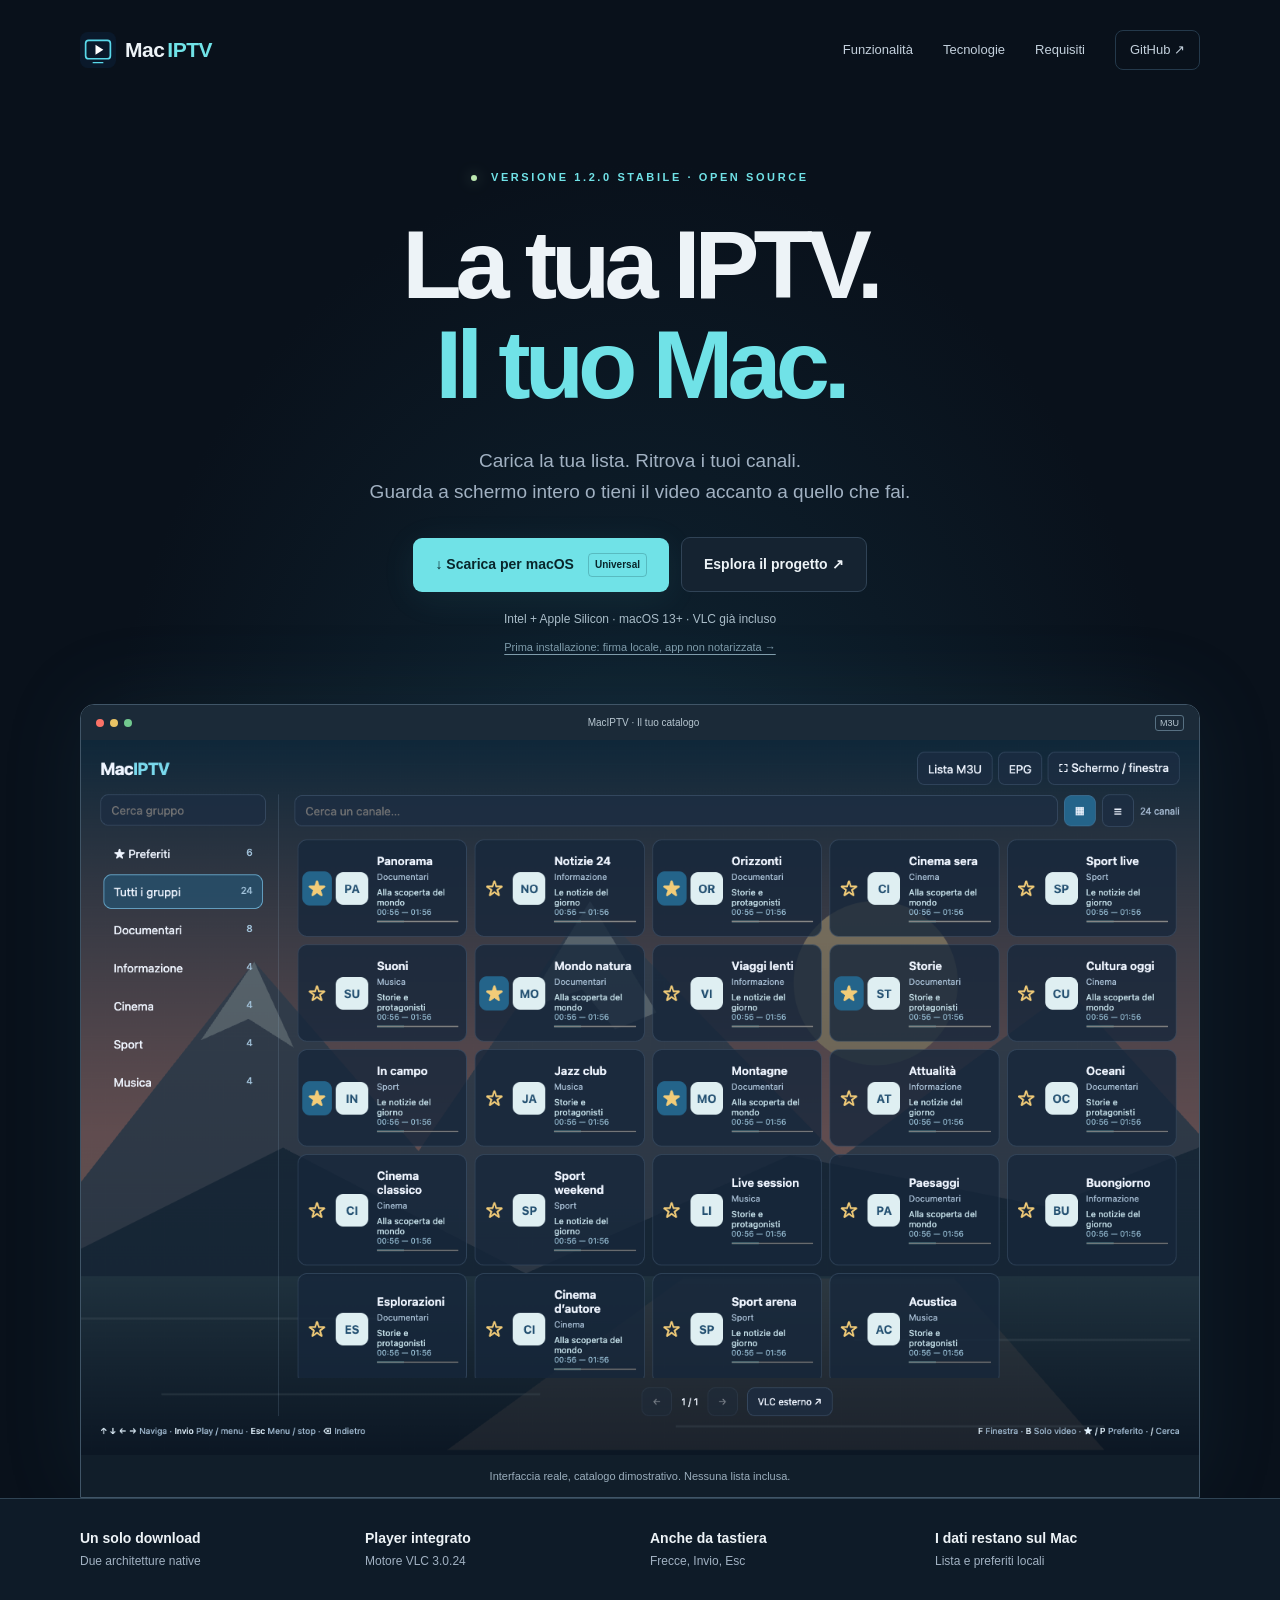
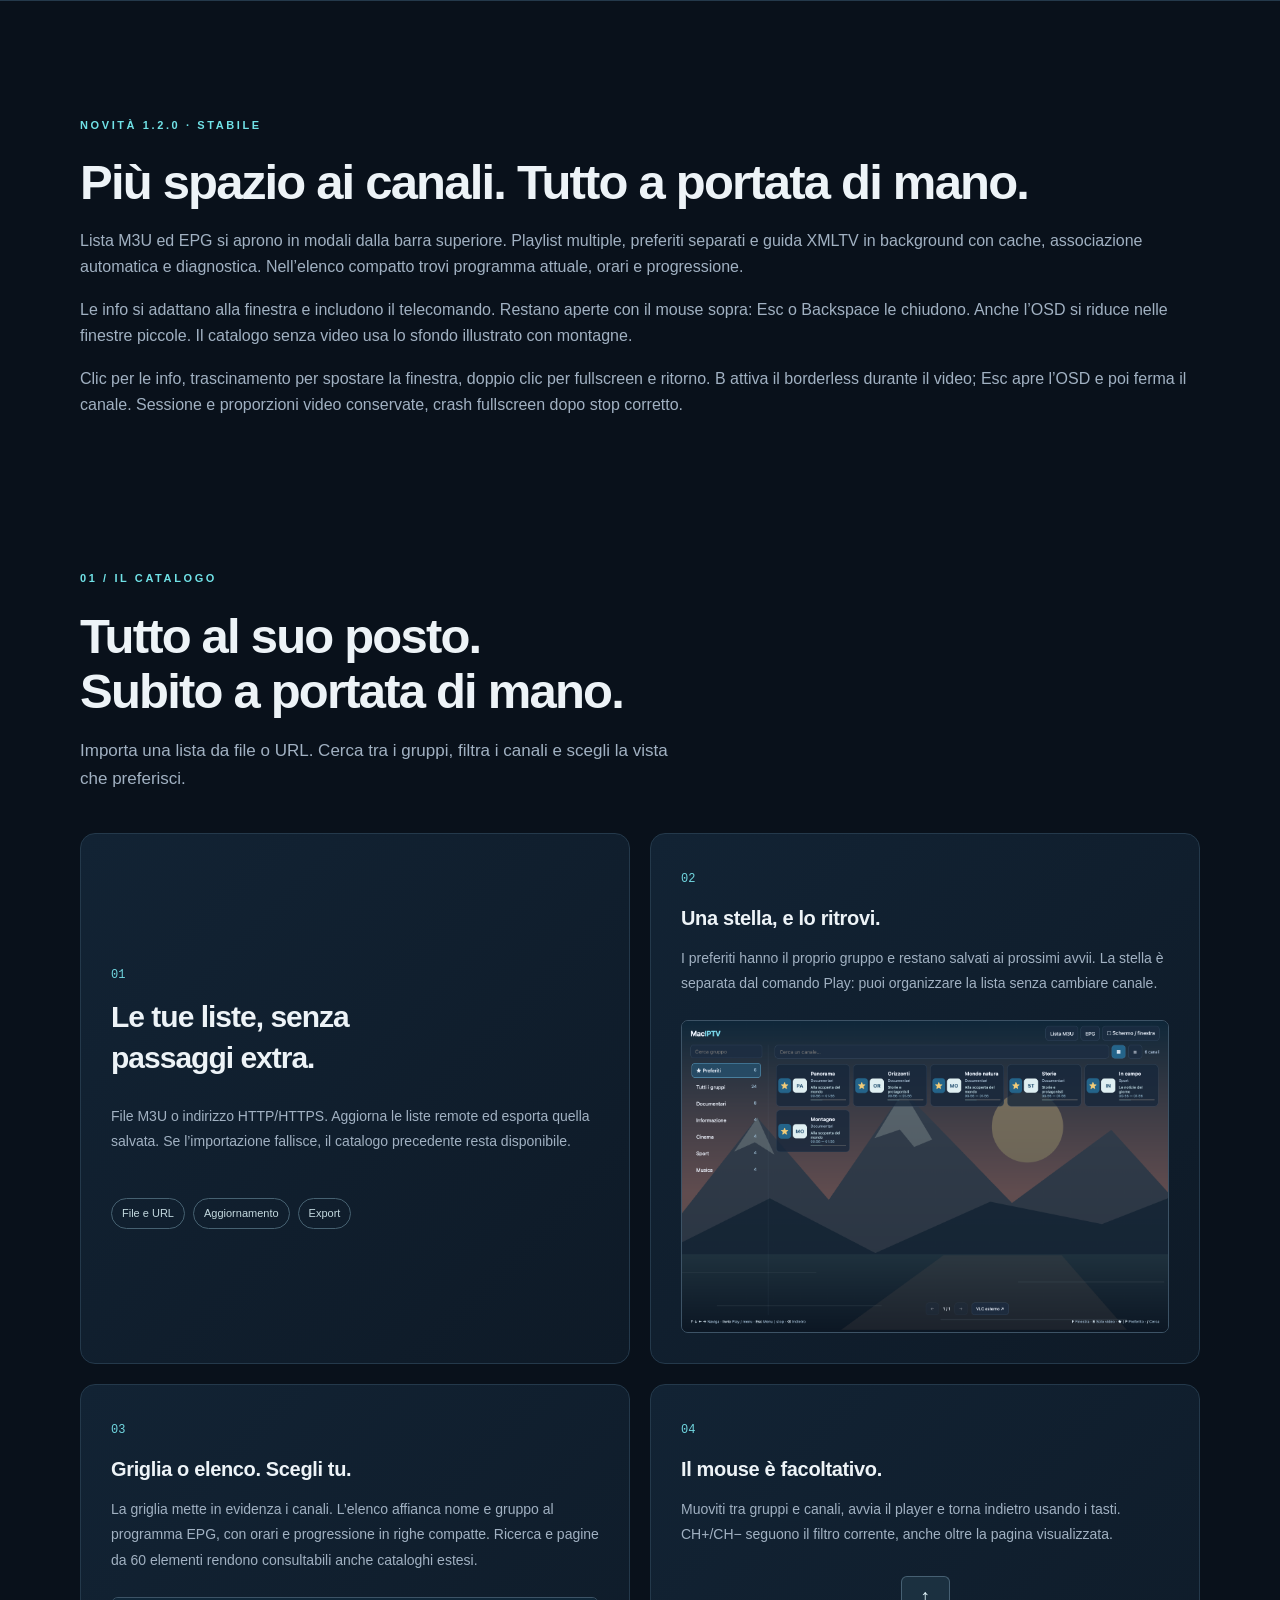
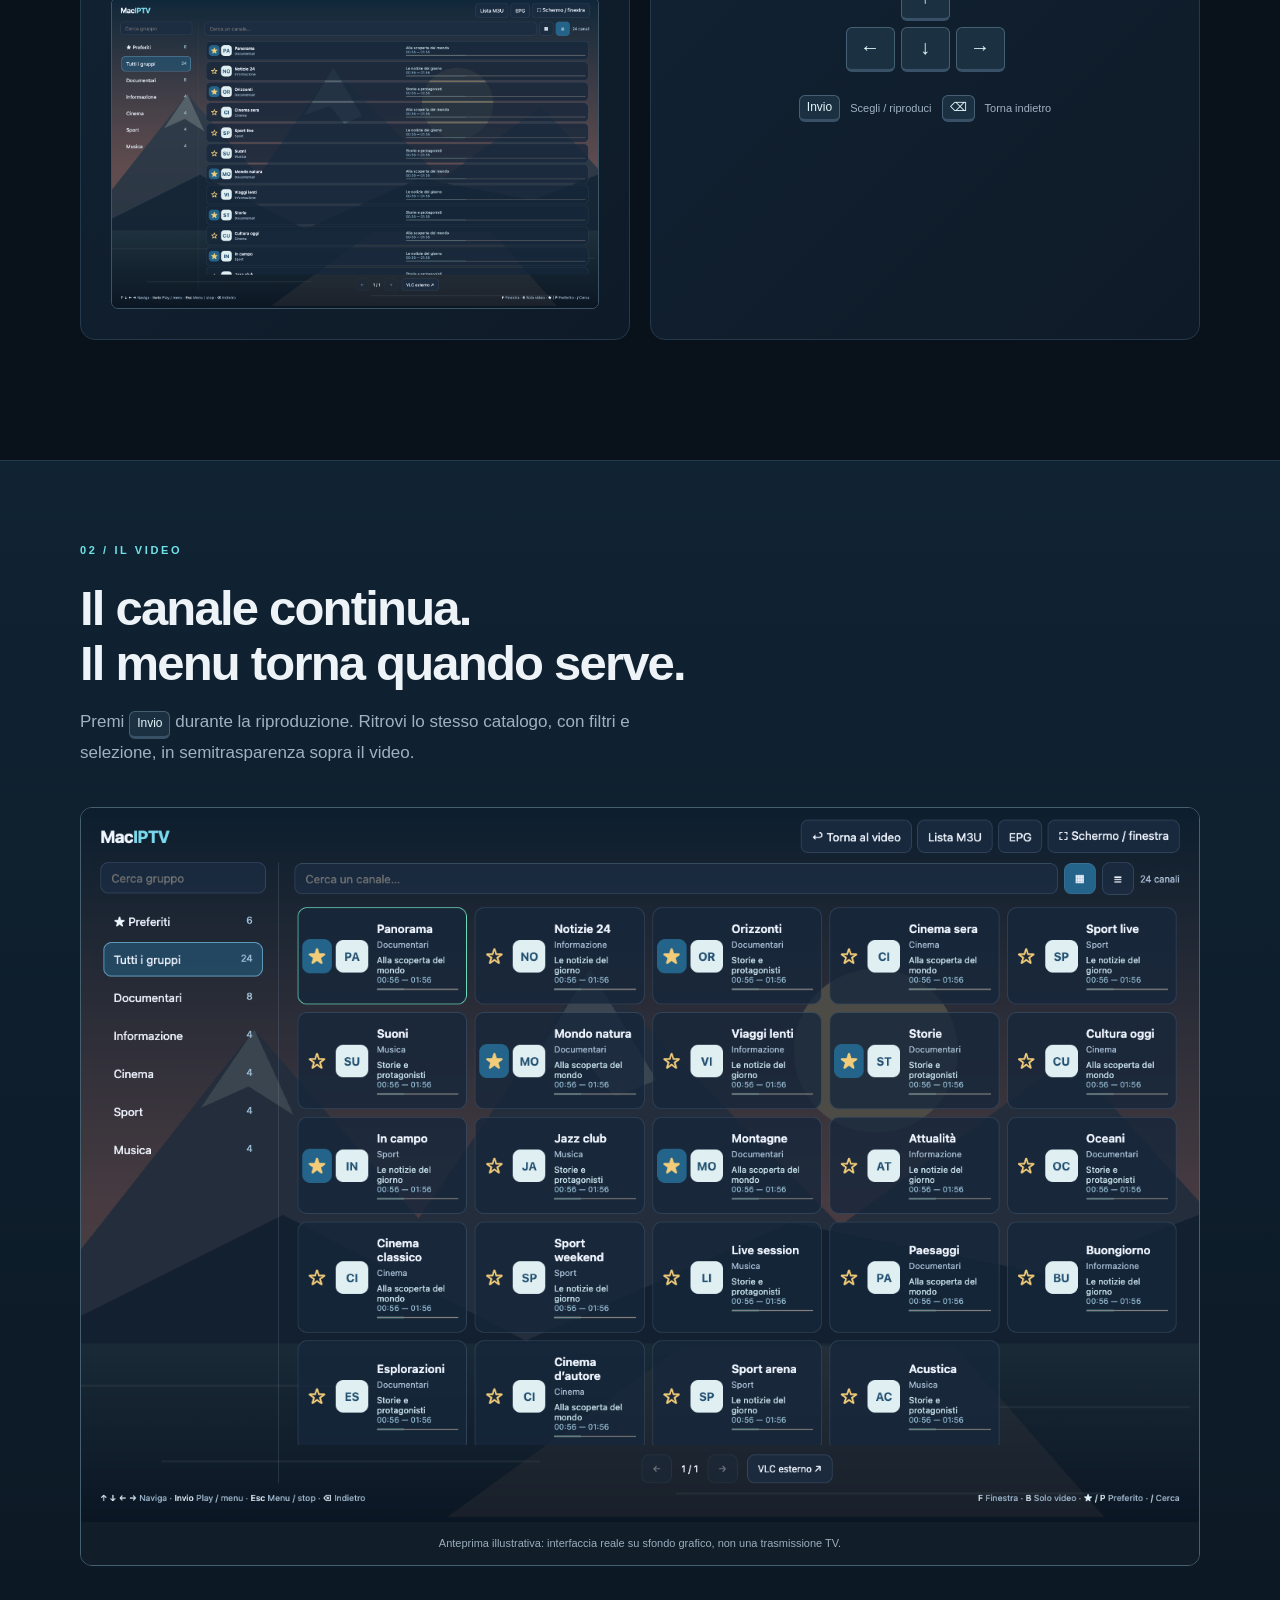
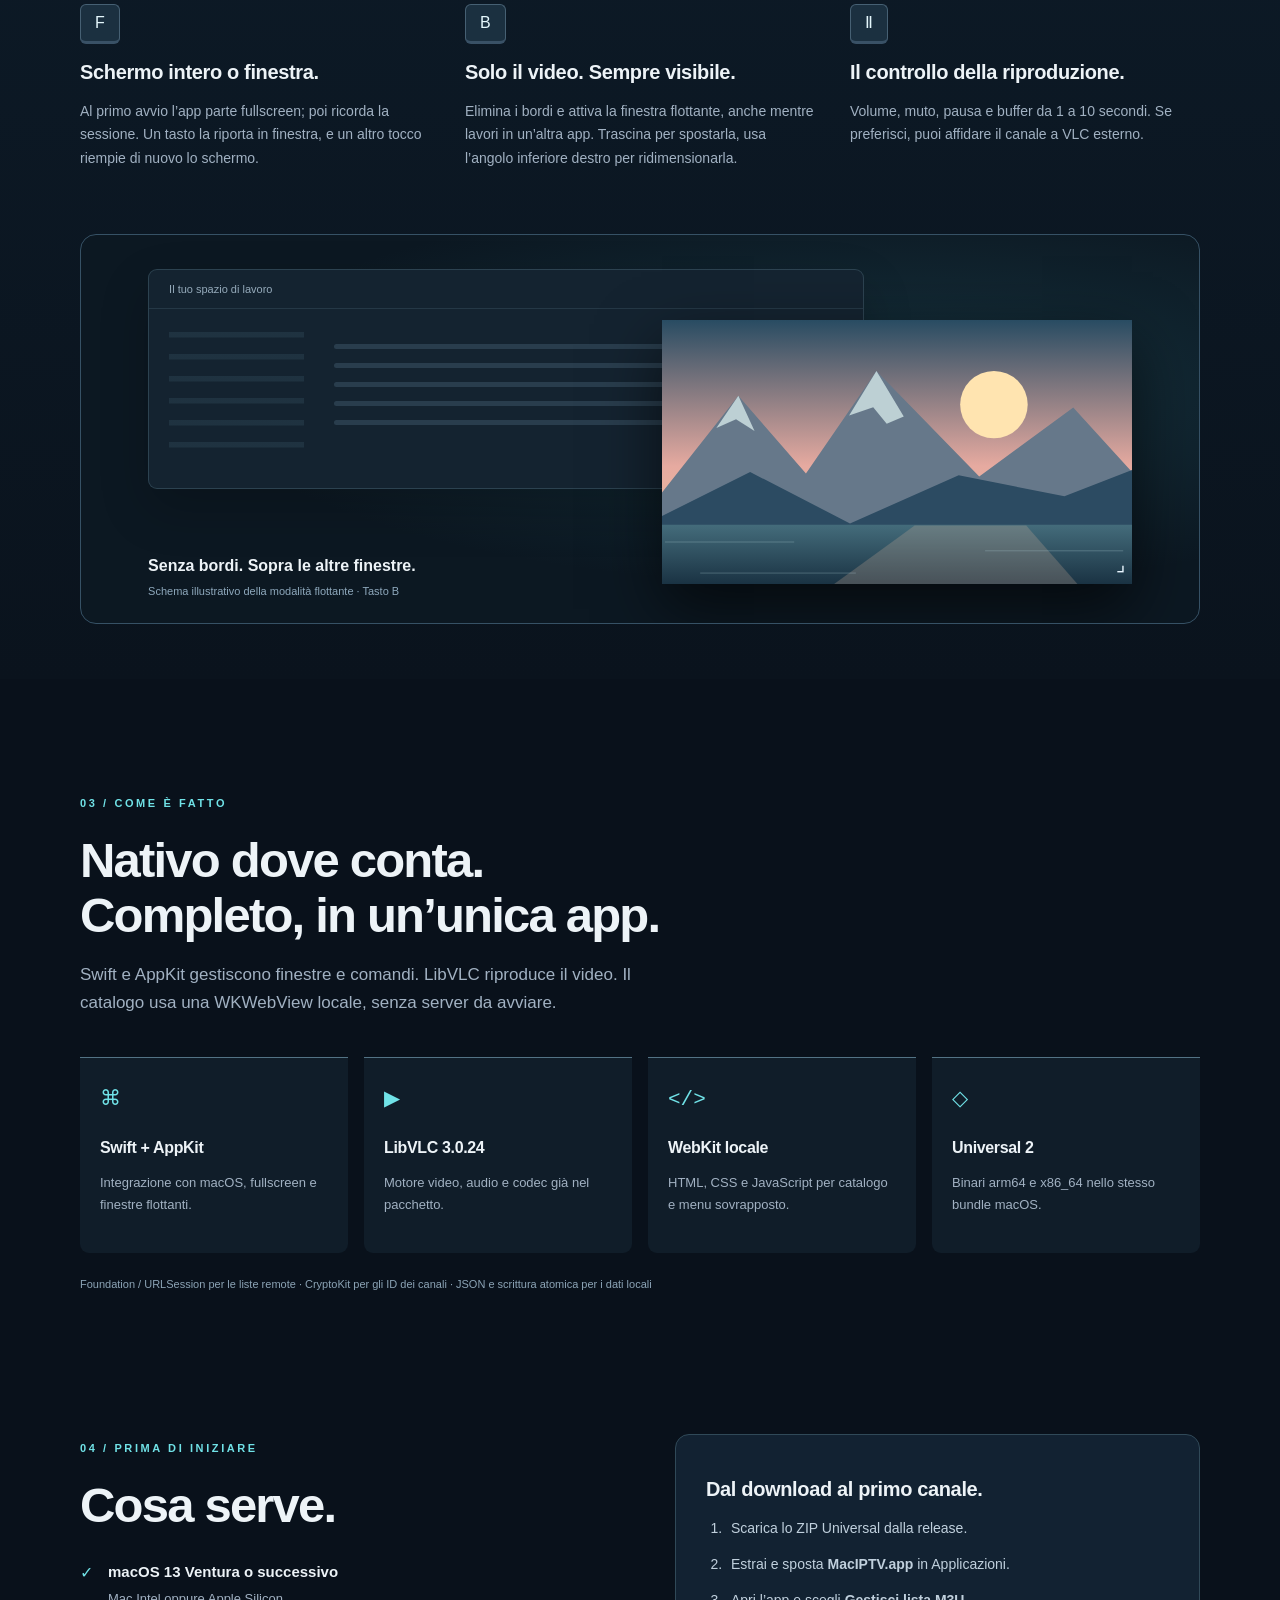
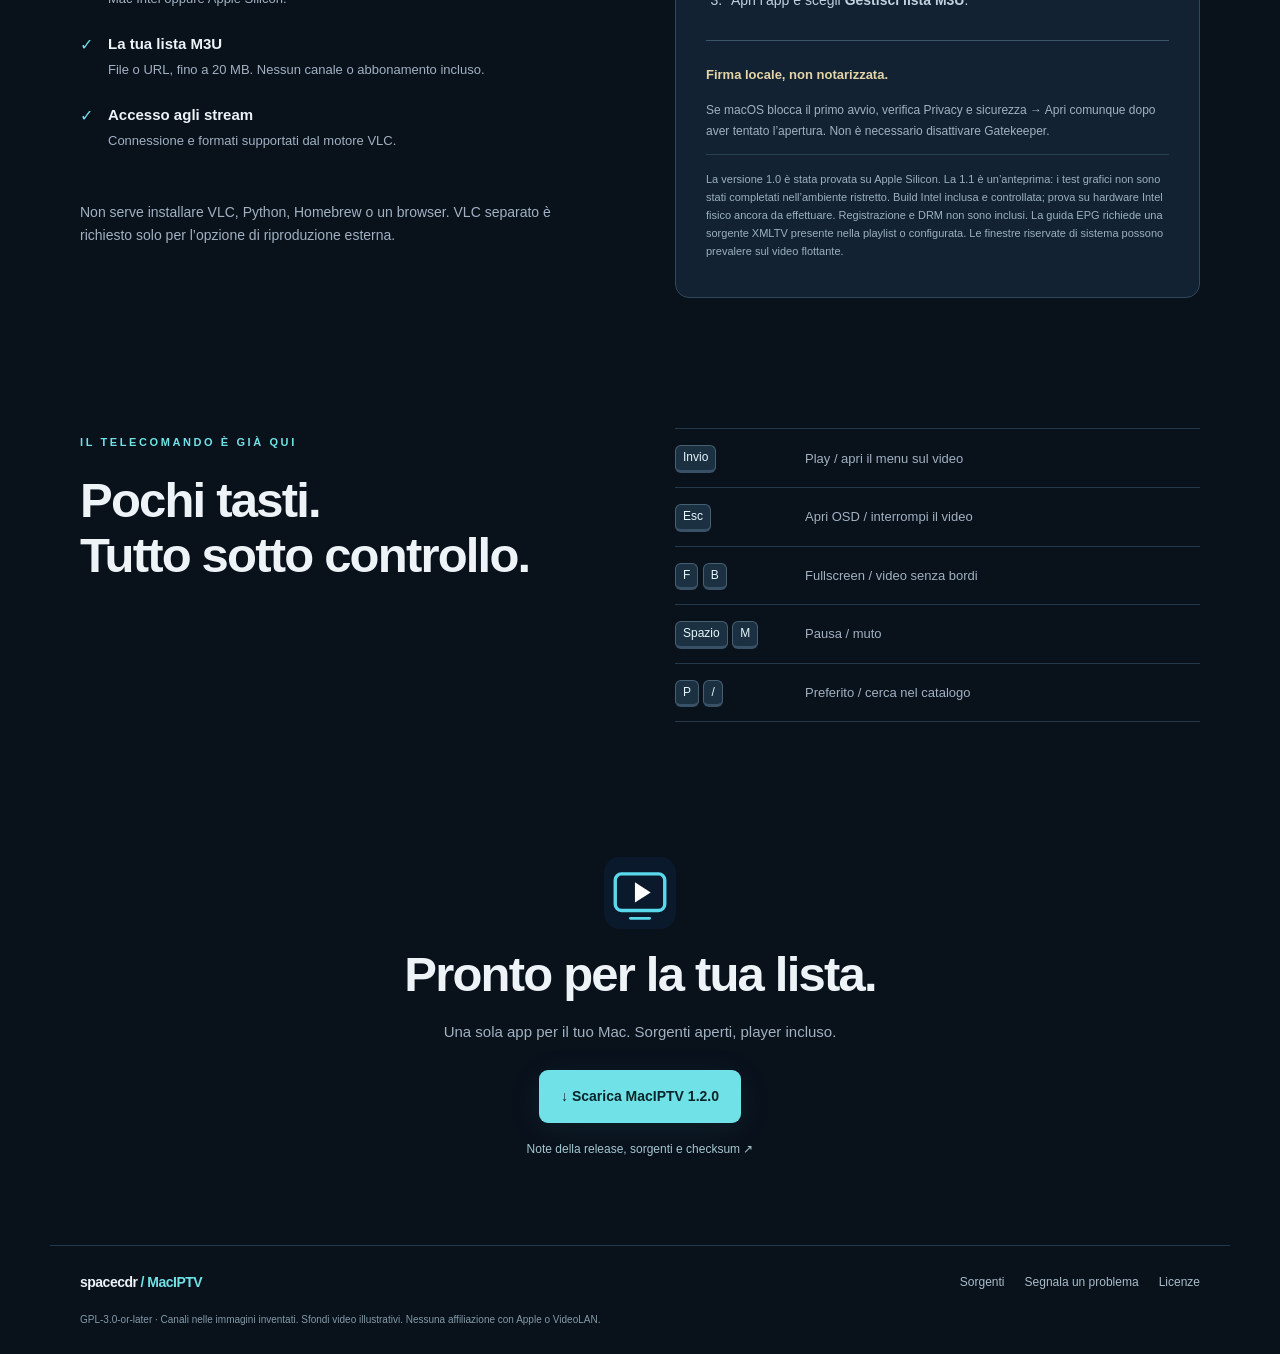
<file: docs/index.html>
<!doctype html>
<html lang="it"><head><meta charset="utf-8"><meta name="viewport" content="width=device-width,initial-scale=1"><title>MacIPTV — La tua IPTV, sul Mac.</title><meta name="description" content="Player IPTV standalone per Mac Intel e Apple Silicon. Liste M3U, gruppi, preferiti, menu sul video e finestra sempre in primo piano. Download Universal gratuito."><meta property="og:title" content="MacIPTV — La tua IPTV, sul Mac."><meta property="og:description" content="Carica la tua lista. Scegli un canale. Guarda come vuoi. Un’unica app per Intel e Apple Silicon."><meta property="og:image" content="https://spacecdr.github.io/MacIPTV/assets/catalogo.png"><meta property="og:url" content="https://spacecdr.github.io/MacIPTV/"><meta name="theme-color" content="#09111b"><link rel="icon" href="assets/icon.svg" type="image/svg+xml"><link rel="stylesheet" href="style.css"></head>
<body><a class="skip" href="#main">Vai al contenuto</a><header class="nav wrap"><a href="#" class="wordmark"><img src="assets/icon.svg" width="36" height="36" alt="">Mac<span>IPTV</span></a><nav aria-label="Navigazione principale"><a href="#funzioni">Funzionalità</a><a href="#tecnologie">Tecnologie</a><a href="#requisiti">Requisiti</a><a href="https://github.com/spacecdr/MacIPTV" class="github">GitHub ↗</a></nav></header>
<main id="main"><section class="hero wrap"><div class="eyebrow"><span class="dot"></span> VERSIONE 1.2.0 STABILE · OPEN SOURCE</div><h1>La tua IPTV.<br><span>Il tuo Mac.</span></h1><p class="lead">Carica la tua lista. Ritrova i tuoi canali.<br>Guarda a schermo intero o tieni il video accanto a quello che fai.</p><div class="actions"><a class="button primary" href="https://github.com/spacecdr/MacIPTV/releases/latest/download/MacIPTV-universal.zip">↓ Scarica per macOS <span>Universal</span></a><a class="button secondary" href="https://github.com/spacecdr/MacIPTV">Esplora il progetto ↗</a></div><p class="download-note">Intel + Apple Silicon · macOS 13+ · VLC già incluso</p><a class="small-note" href="#installazione">Prima installazione: firma locale, app non notarizzata →</a><figure class="hero-shot"><div class="window-bar"><span class="lights"><i></i><i></i><i></i></span><span>MacIPTV · Il tuo catalogo</span><span class="window-badge">M3U</span></div><a href="assets/catalogo.png" aria-label="Apri lo screenshot del catalogo"><img src="assets/catalogo.png" width="1440" height="920" alt="Catalogo MacIPTV in griglia con gruppi a sinistra, ricerca e stelle dei preferiti" fetchpriority="high"></a><figcaption>Interfaccia reale, catalogo dimostrativo. Nessuna lista inclusa.</figcaption></figure></section>
<div class="strip"><div class="wrap strip-grid"><span><b>Un solo download</b>Due architetture native</span><span><b>Player integrato</b>Motore VLC 3.0.24</span><span><b>Anche da tastiera</b>Frecce, Invio, Esc</span><span><b>I dati restano sul Mac</b>Lista e preferiti locali</span></div></div>
<section class="wrap section"><span class="eyebrow">NOVITÀ 1.2.0 · STABILE</span><h2>Più spazio ai canali. Tutto a portata di mano.</h2><p>Lista M3U ed EPG si aprono in modali dalla barra superiore. Playlist multiple, preferiti separati e guida XMLTV in background con cache, associazione automatica e diagnostica. Nell’elenco compatto trovi programma attuale, orari e progressione.</p><p>Le info si adattano alla finestra e includono il telecomando. Restano aperte con il mouse sopra: Esc o Backspace le chiudono. Anche l’OSD si riduce nelle finestre piccole. Il catalogo senza video usa lo sfondo illustrato con montagne.</p><p>Clic per le info, trascinamento per spostare la finestra, doppio clic per fullscreen e ritorno. B attiva il borderless durante il video; Esc apre l’OSD e poi ferma il canale. Sessione e proporzioni video conservate, crash fullscreen dopo stop corretto.</p></section><section class="wrap section" id="funzioni"><div class="section-intro"><span class="eyebrow">01 / IL CATALOGO</span><h2>Tutto al suo posto.<br>Subito a portata di mano.</h2><p>Importa una lista da file o URL. Cerca tra i gruppi, filtra i canali e scegli la vista che preferisci.</p></div><div class="feature-grid"><article class="feature"><span class="feature-number">01</span><h3>Le tue liste, senza passaggi extra.</h3><p>File M3U o indirizzo HTTP/HTTPS. Aggiorna le liste remote ed esporta quella salvata. Se l’importazione fallisce, il catalogo precedente resta disponibile.</p><div class="pills"><span>File e URL</span><span>Aggiornamento</span><span>Export</span></div></article><article class="feature"><span class="feature-number">02</span><h3>Una stella, e lo ritrovi.</h3><p>I preferiti hanno il proprio gruppo e restano salvati ai prossimi avvii. La stella è separata dal comando Play: puoi organizzare la lista senza cambiare canale.</p><a href="assets/preferiti.png"><img loading="lazy" src="assets/preferiti.png" width="1440" height="920" alt="Gruppo Preferiti con sei canali dimostrativi e stelle attive"></a></article><article class="feature"><span class="feature-number">03</span><h3>Griglia o elenco. Scegli tu.</h3><p>La griglia mette in evidenza i canali. L’elenco affianca nome e gruppo al programma EPG, con orari e progressione in righe compatte. Ricerca e pagine da 60 elementi rendono consultabili anche cataloghi estesi.</p><a href="assets/elenco.png"><img loading="lazy" src="assets/elenco.png" width="1440" height="920" alt="Vista elenco con nome del canale, gruppo e URL dimostrativo"></a></article><article class="feature keyboard-card"><span class="feature-number">04</span><h3>Il mouse è facoltativo.</h3><p>Muoviti tra gruppi e canali, avvia il player e torna indietro usando i tasti. CH+/CH− seguono il filtro corrente, anche oltre la pagina visualizzata.</p><div class="arrow-keys" aria-hidden="true"><kbd>↑</kbd><div><kbd>←</kbd><kbd>↓</kbd><kbd>→</kbd></div></div><div class="key-pair"><kbd>Invio</kbd><span>Scegli / riproduci</span><kbd>⌫</kbd><span>Torna indietro</span></div></article></div></section>
<section class="cinema section" id="video"><div class="wrap"><div class="section-intro"><span class="eyebrow">02 / IL VIDEO</span><h2>Il canale continua.<br>Il menu torna quando serve.</h2><p>Premi <kbd>Invio</kbd> durante la riproduzione. Ritrovi lo stesso catalogo, con filtri e selezione, in semitrasparenza sopra il video.</p></div><figure class="wide-shot"><a href="assets/menu-video.png"><img loading="lazy" src="assets/menu-video.png" width="1440" height="920" alt="Anteprima illustrativa del catalogo semitrasparente sopra un paesaggio grafico dimostrativo"></a><figcaption>Anteprima illustrativa: interfaccia reale su sfondo grafico, non una trasmissione TV.</figcaption></figure><div class="video-features"><article><kbd>F</kbd><h3>Schermo intero o finestra.</h3><p>Al primo avvio l’app parte fullscreen; poi ricorda la sessione. Un tasto la riporta in finestra, e un altro tocco riempie di nuovo lo schermo.</p></article><article><kbd>B</kbd><h3>Solo il video. Sempre visibile.</h3><p>Elimina i bordi e attiva la finestra flottante, anche mentre lavori in un’altra app. Trascina per spostarla, usa l’angolo inferiore destro per ridimensionarla.</p></article><article><kbd>Ⅱ</kbd><h3>Il controllo della riproduzione.</h3><p>Volume, muto, pausa e buffer da 1 a 10 secondi. Se preferisci, puoi affidare il canale a VLC esterno.</p></article></div><div class="floating-demo" role="img" aria-label="Schema illustrativo: finestra video senza bordi sopra una finestra di lavoro"><div class="work-window"><div class="work-top">Il tuo spazio di lavoro</div><div class="work-body"><div class="work-sidebar"></div><div class="work-lines"><i></i><i></i><i></i><i></i><i></i></div></div></div><div class="floating-video"><img src="assets/panorama.svg" alt="" loading="lazy"><span class="resize-mark">⌟</span></div><div class="floating-label"><b>Senza bordi. Sopra le altre finestre.</b><span>Schema illustrativo della modalità flottante · Tasto B</span></div></div></div></section>
<section class="wrap section" id="tecnologie"><div class="section-intro"><span class="eyebrow">03 / COME È FATTO</span><h2>Nativo dove conta.<br>Completo, in un’unica app.</h2><p>Swift e AppKit gestiscono finestre e comandi. LibVLC riproduce il video. Il catalogo usa una WKWebView locale, senza server da avviare.</p></div><div class="tech-grid"><article><span class="tech-icon">⌘</span><h3>Swift + AppKit</h3><p>Integrazione con macOS, fullscreen e finestre flottanti.</p></article><article><span class="tech-icon">▶</span><h3>LibVLC 3.0.24</h3><p>Motore video, audio e codec già nel pacchetto.</p></article><article><span class="tech-icon">&lt;/&gt;</span><h3>WebKit locale</h3><p>HTML, CSS e JavaScript per catalogo e menu sovrapposto.</p></article><article><span class="tech-icon">◇</span><h3>Universal 2</h3><p>Binari arm64 e x86_64 nello stesso bundle macOS.</p></article></div><p class="tech-foot">Foundation / URLSession per le liste remote · CryptoKit per gli ID dei canali · JSON e scrittura atomica per i dati locali</p></section>
<section class="wrap section requirements" id="requisiti"><div><span class="eyebrow">04 / PRIMA DI INIZIARE</span><h2>Cosa serve.</h2><ul class="checklist"><li><b>macOS 13 Ventura o successivo</b><span>Mac Intel oppure Apple Silicon.</span></li><li><b>La tua lista M3U</b><span>File o URL, fino a 20 MB. Nessun canale o abbonamento incluso.</span></li><li><b>Accesso agli stream</b><span>Connessione e formati supportati dal motore VLC.</span></li></ul><p>Non serve installare VLC, Python, Homebrew o un browser. VLC separato è richiesto solo per l’opzione di riproduzione esterna.</p></div><div class="install" id="installazione"><h3>Dal download al primo canale.</h3><ol><li>Scarica lo ZIP Universal dalla release.</li><li>Estrai e sposta <b>MacIPTV.app</b> in Applicazioni.</li><li>Apri l’app e scegli <b>Gestisci lista M3U</b>.</li></ol><div class="notice"><b>Firma locale, non notarizzata.</b><p>Se macOS blocca il primo avvio, verifica Privacy e sicurezza → Apri comunque dopo aver tentato l’apertura. Non è necessario disattivare Gatekeeper.</p></div><p class="fine-print">La versione 1.0 è stata provata su Apple Silicon. La 1.1 è un’anteprima: i test grafici non sono stati completati nell’ambiente ristretto. Build Intel inclusa e controllata; prova su hardware Intel fisico ancora da effettuare. Registrazione e DRM non sono inclusi. La guida EPG richiede una sorgente XMLTV presente nella playlist o configurata. Le finestre riservate di sistema possono prevalere sul video flottante.</p></div></section>
<section class="wrap shortcuts section"><div><span class="eyebrow">IL TELECOMANDO È GIÀ QUI</span><h2>Pochi tasti.<br>Tutto sotto controllo.</h2></div><dl><div><dt><kbd>Invio</kbd></dt><dd>Play / apri il menu sul video</dd></div><div><dt><kbd>Esc</kbd></dt><dd>Apri OSD / interrompi il video</dd></div><div><dt><kbd>F</kbd> <kbd>B</kbd></dt><dd>Fullscreen / video senza bordi</dd></div><div><dt><kbd>Spazio</kbd> <kbd>M</kbd></dt><dd>Pausa / muto</dd></div><div><dt><kbd>P</kbd> <kbd>/</kbd></dt><dd>Preferito / cerca nel catalogo</dd></div></dl></section>
<section class="wrap final-cta"><img src="assets/icon.svg" width="72" height="72" alt=""><h2>Pronto per la tua lista.</h2><p>Una sola app per il tuo Mac. Sorgenti aperti, player incluso.</p><a class="button primary" href="https://github.com/spacecdr/MacIPTV/releases/latest/download/MacIPTV-universal.zip">↓ Scarica MacIPTV 1.2.0</a><a class="release-link" href="https://github.com/spacecdr/MacIPTV/releases/latest">Note della release, sorgenti e checksum ↗</a></section></main>
<footer class="wrap footer"><a class="wordmark" href="https://github.com/spacecdr">spacecdr <span>/ MacIPTV</span></a><div><a href="https://github.com/spacecdr/MacIPTV">Sorgenti</a><a href="https://github.com/spacecdr/MacIPTV/issues">Segnala un problema</a><a href="https://github.com/spacecdr/MacIPTV/blob/main/THIRD_PARTY.md">Licenze</a></div><p>GPL-3.0-or-later · Canali nelle immagini inventati. Sfondi video illustrativi. Nessuna affiliazione con Apple o VideoLAN.</p></footer></body></html>
</file>
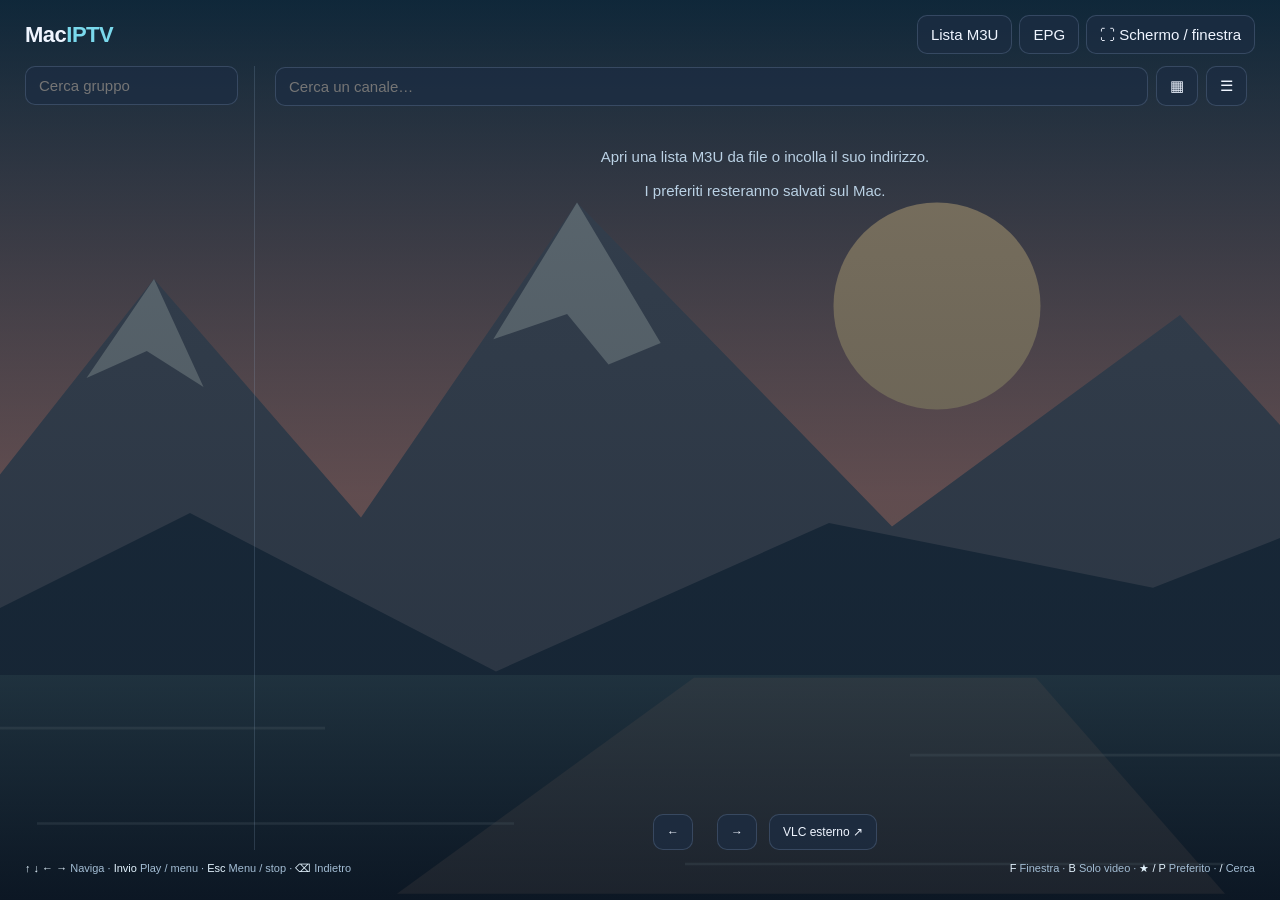
<file: Resources/index.html>
<!doctype html>
<html lang="it"><head><meta charset="utf-8"><meta name="viewport" content="width=device-width,initial-scale=1"><meta http-equiv="Content-Security-Policy" content="default-src 'none'; script-src 'unsafe-inline'; style-src 'unsafe-inline'; img-src 'self' https: http: data:; connect-src 'none'"><title>MacIPTV</title>
<style>
:root{color-scheme:dark;font:15px -apple-system,BlinkMacSystemFont,sans-serif;color:#eff5ff}*{box-sizing:border-box}html,body{margin:0;height:100%;background:transparent}body{padding:25px;background:#0a101bee;display:flex;flex-direction:column;gap:16px;overflow:hidden}body.playing{background:#09101cb8}button,input,select{font:inherit;color:inherit;border:1px solid #728bad50;border-radius:10px;background:#1c2d43b8;padding:10px 13px}button{cursor:pointer}button:hover{background:#325377}button:focus-visible,input:focus-visible,select:focus-visible,summary:focus-visible,a:focus-visible{outline:3px solid #8bddff;outline-offset:2px}button[aria-pressed=true]{background:#24648a}button:disabled{opacity:.4;cursor:default}header{display:flex;align-items:center;gap:12px}h1{font-size:25px;letter-spacing:-.5px;margin:0}h1 small{font-weight:400;font-size:12px;display:block;color:#a1b4ce;margin-top:4px}.brand{flex:1}.accent{color:#7ad9ec}.tools{display:flex;gap:7px;flex-wrap:wrap}details{border:1px solid #6c8dab44;border-radius:12px;padding:11px 15px;background:#17243799}summary{cursor:pointer;color:#c4daed}.row{display:flex;gap:8px;align-items:center;flex-wrap:wrap;margin-top:12px}.row input{min-width:100px;flex:1}.muted{color:#abc0d8;font-size:12px}.transport{display:flex;align-items:center;gap:10px;padding:12px 16px;border:1px solid #77baca50;border-radius:12px;background:#183b4c99}.now{flex:1;min-width:80px}.now strong{display:block;white-space:nowrap;overflow:hidden;text-overflow:ellipsis}.now small{display:block;color:#9fc3d4;margin-top:4px}.transport input{width:90px;padding:0}.workspace{display:grid;grid-template-columns:230px minmax(0,1fr);gap:20px;min-height:0;flex:1}aside{display:flex;flex-direction:column;min-height:0;border-right:1px solid #92b0cd33;padding-right:16px}input[type=search]{width:100%}#groups{overflow:auto;display:flex;flex-direction:column;gap:5px;margin-top:10px;padding:4px}#groups button{display:flex;justify-content:space-between;text-align:left;gap:8px;background:transparent;border-color:transparent;padding:12px}#groups button.selected{background:#255270bd;border-color:#72bee6}#groups small{color:#a4c5dd}.content{min-width:0;min-height:0;display:flex;flex-direction:column;gap:12px}.toolbar{display:flex;gap:8px;align-items:center}.toolbar input{flex:1;min-width:50px}#cards{overflow:auto;display:grid;grid-template-columns:repeat(auto-fill,minmax(215px,1fr));gap:10px;align-content:start;min-height:0;padding:4px;flex:1}.channel{position:relative;border-radius:12px;border:1px solid #7694b044;background:#16263ac9;min-width:0;display:grid;grid-template-columns:38px minmax(0,1fr);align-items:center;padding:5px}.channel.now-playing{border-color:#6cdbb7}.star{border:0;background:transparent;color:#f2cc78;padding:8px 5px;font-size:24px}.play{display:flex;align-items:center;gap:11px;text-align:left;border:0;background:transparent;padding:12px 5px;min-width:0;min-height:77px;width:100%}.logo{display:grid;place-items:center;border-radius:10px;width:42px;height:42px;flex:0 0 42px;background:#dfeff2;color:#235071;font-weight:700;overflow:hidden}.logo img{width:100%;height:100%;object-fit:contain}.title{font-weight:600;overflow-wrap:anywhere}.sub{display:block;font-size:11px;color:#a7bed4;margin-top:5px}#cards.list{grid-template-columns:minmax(0,1fr);gap:5px}#cards.list .channel{grid-template-columns:32px minmax(0,1fr) minmax(0,1fr);padding:3px 7px}#cards.list .play{min-height:48px;padding:4px;gap:8px}#cards.list .logo{width:32px;height:32px;flex-basis:32px}#cards.list .channel-text{min-width:0}#cards.list .title{font-size:12px;white-space:nowrap;overflow:hidden;text-overflow:ellipsis}#cards.list .sub{margin-top:2px;font-size:10px;white-space:nowrap;overflow:hidden;text-overflow:ellipsis}.pager{display:flex;justify-content:center;align-items:center;gap:12px;font-size:12px}footer{font-size:11px;color:#a3bdd4;display:flex;justify-content:space-between;gap:10px}kbd{color:#e4f4ff;font-family:inherit}#error{background:#6d2d3bef;border:1px solid #eb8d97;padding:12px;border-radius:10px;display:flex;align-items:center;gap:12px}#error span{flex:1}#error[hidden]{display:none}#empty{color:#bad1e4;padding:30px;text-align:center}#empty[hidden]{display:none}.primary{background:#236585}.spacer{flex:1}::-webkit-scrollbar{width:7px;height:6px}::-webkit-scrollbar-thumb{background:#708fa677;border-radius:8px}
@media(max-width:850px){body{padding:14px;gap:10px}.workspace{grid-template-columns:180px minmax(0,1fr);gap:10px}header{flex-wrap:wrap}h1{font-size:20px}.tools button{padding:8px}.transport{flex-wrap:wrap}.transport .now{flex-basis:50%}footer .extra{display:none}}
@media(max-width:550px){body{padding:9px}.workspace{grid-template-columns:120px minmax(0,1fr)}aside{padding-right:5px}#groups button{padding:8px 4px;font-size:12px}.tools{gap:3px}.tools button{font-size:11px;padding:7px}.transport{font-size:11px;padding:7px}.transport button{font-size:11px;padding:7px}.toolbar{flex-wrap:wrap}.toolbar input{flex-basis:100%}#cards{grid-template-columns:minmax(0,1fr)}.logo{display:none}.play{min-height:45px}footer{font-size:10px}.buffer-label{display:none}}

body.playing #playlistManagement,body.playing #addPlaylist{display:none!important}#playlistBar{display:flex;align-items:center;gap:10px;font-size:13px}#playlistSelect{max-width:60%;min-width:120px}#playlistName{color:#a9c6da}dialog{background:#122336;color:#eff6ff;border:1px solid #527591;border-radius:14px;max-width:520px;width:90%;padding:24px}dialog::backdrop{background:#0008}dialog label{display:block;margin:12px 0}dialog input{display:block;width:100%;margin-top:5px}.guide-now{display:block;font-size:11px;color:#c5e0e9;margin-top:7px}.guide-now progress{display:block;width:100%;height:3px;accent-color:#70d7de;margin-top:5px}.guide-now time{display:block;color:#8eb3c9;font-size:10px}.title{display:block}
#epgPanel{padding:8px 12px}#epgPanel summary{font-size:12px;overflow-wrap:anywhere}#epgPanel p{margin:7px 0;overflow-wrap:anywhere}#epgPanel[open]{max-height:28vh;overflow:auto}
.transport[hidden]{display:none}.guide-now:empty{display:none}
#cards.list .guide-now{margin:0 0 0 10px;min-width:0;font-size:11px}
#cards.list .guide-now>span{display:block;white-space:nowrap;overflow:hidden;text-overflow:ellipsis}
#cards.list .guide-now progress{margin-top:3px}#cards.list .star{padding:4px;font-size:21px}
.modal-head{display:flex;align-items:center;justify-content:space-between;gap:12px}.modal-head h2{margin:0;font-size:19px}dialog{max-height:85vh;overflow:auto}#epgPanel{padding:20px;max-width:660px}#epgPanel[open]{max-height:85vh}#playlistBar{margin-top:15px}.brand small{display:none}body{gap:12px;padding-top:15px}header h1{font-size:22px}body:not(.playing){background:linear-gradient(#0a101b88,#0a101baa),url('panorama.svg') center/cover no-repeat}body.playing{background-image:none}</style></head><body>
<header><div class="brand"><h1>Mac<span class="accent">IPTV</span><small>La tua televisione, sul Mac.</small></h1></div><div class="tools"><button id="return" onclick="send('hide')" hidden>↩ Torna al video</button><button id="listButton" onclick="$('settings').showModal()">Lista M3U</button><button id="epgButton" onclick="$('epgPanel').showModal()">EPG</button><button onclick="send('full')" title="F — Schermo intero / finestra">⛶ Schermo / finestra</button></div></header>
<dialog id="settings" aria-labelledby="settingsTitle"><div class="modal-head"><h2 id="settingsTitle">Gestisci lista M3U</h2><button onclick="this.closest('dialog').close()" aria-label="Chiudi">✕</button></div><div id="playlistBar"><select id="playlistSelect" aria-label="Lista IPTV" onchange="saveBrowse();send('selectPlaylist',{id:this.value})" hidden></select><button id="addPlaylist" onclick="editList(true)" title="Aggiungi lista">＋</button><span id="playlistName"></span></div><div id="playlistManagement"><div class="row"><input id="source" type="url" placeholder="https://…/playlist.m3u" aria-label="URL della lista"><button class="primary" onclick="send('import',{url:$('source').value})">Scarica</button><button onclick="send('refresh')">Aggiorna</button></div><div class="row"><button onclick="send('open')">Apri file M3U…</button><button onclick="send('export')">Esporta lista…</button><button onclick="editList(false)">Modifica…</button><button onclick="send('removePlaylist')">Rimuovi…</button><span class="muted" id="info">Nessuna lista caricata</span></div></div></dialog>
<dialog id="epgPanel" aria-labelledby="epgTitle"><div class="modal-head"><h2 id="epgTitle">Guida EPG</h2><button onclick="this.closest('dialog').close()" aria-label="Chiudi">✕</button></div><p id="epgStatus" role="status" aria-live="polite">EPG · In attesa…</p><p id="epgDetail" class="muted"></p><p id="epgHint" class="muted"></p><p id="epgExamples" class="muted"></p><button id="epgRefresh" onclick="send('refreshEPG')">Riprova EPG</button></dialog>
<div id="error" role="alert" hidden><span></span><button onclick="$ ('error').hidden=true">Chiudi</button></div>
<div class="workspace"><aside><input id="groupSearch" type="search" placeholder="Cerca gruppo" aria-label="Cerca gruppo"><nav id="groups" aria-label="Gruppi"></nav></aside><main class="content"><div class="toolbar"><input id="search" type="search" placeholder="Cerca un canale…" aria-label="Cerca canale"><button id="gridMode" onclick="setMode('grid')" aria-label="Vista griglia">▦</button><button id="listMode" onclick="setMode('list')" aria-label="Vista elenco">☰</button><span id="count" class="muted"></span></div><div id="empty">Apri una lista M3U da file o incolla il suo indirizzo.<br><br>I preferiti resteranno salvati sul Mac.</div><div id="cards"></div><div class="pager"><button id="prev" onclick="changePage(-1)">←</button><span id="page"></span><button id="next" onclick="changePage(1)">→</button><button onclick="externalSelected()" title="Apri il canale selezionato nell’app VLC esterna">VLC esterno ↗</button></div></main></div>
<footer><span><kbd>↑ ↓ ← →</kbd> Naviga · <kbd>Invio</kbd> Play / menu · <kbd>Esc</kbd> Menu / stop · <kbd>⌫</kbd> Indietro</span><span class="extra"><kbd>F</kbd> Finestra · <kbd>B</kbd> Solo video · <kbd>★ / P</kbd> Preferito · <kbd>/</kbd> Cerca</span></footer>
<dialog id="playlistEditor"><form method="dialog" onsubmit="event.preventDefault();commitList()"><h2 id="editorTitle">Lista IPTV</h2><label>Nome<input id="editName" required maxlength="100"></label><label>URL M3U <small>(vuoto per scegliere un file)</small><input id="editSource" type="url"></label><label>URL XMLTV opzionale<input id="editGuide" type="url" placeholder="Automatico dalla playlist, se presente"></label><p class="muted">La guida si aggiorna in background. Nessun account aggiuntivo richiesto.</p><div class="row"><button type="button" onclick="$ ('playlistEditor').close()">Annulla</button><button type="submit">Salva / carica</button></div></form></dialog>
<script>
'use strict';
function scaleOSD(){const scale=Math.min(1,Math.max(.55,Math.min(innerWidth/800,innerHeight/560)));document.body.style.zoom=scale;document.body.style.width=innerWidth/scale+'px';document.body.style.height=innerHeight/scale+'px'}
window.addEventListener('resize',scaleOSD);scaleOSD();
const $=id=>document.getElementById(id), pageSize=60;
let lists=[],activeList='',editingID='',guideData={},restoring=false;
let channels=[], favorites=new Set(), filtered=[], group='@all', page=0, current='', mode='grid', selected='', lastFocus='', active=false;
try{mode=localStorage.getItem('viewMode')||'grid'}catch(e){}
function send(action,values={}){window.webkit?.messageHandlers.native.postMessage({action,...values})}
function receiveCatalog(data){restoring=true;guideData={};channels=data.channels;favorites=new Set(data.favorites);$('source').value=data.source;page=0;group='@all';$('info').textContent=channels.length+' canali · '+new Set(channels.map(c=>c.group)).size+' gruppi';const b=data.browse;if(b){group=b.group||'@all';$('search').value=b.search||'';$('groupSearch').value=b.groupSearch||'';page=b.page||0;selected=b.selected||'';lastFocus=selected?'play-'+selected:'';mode=b.mode||mode;}drawGroups();filter(false);restoring=false;}
function receiveFavorites(data){favorites=new Set(data);drawGroups();filter(false);}
function receiveState(s){current=s.current;active=s.active;document.body.classList.toggle('playing',s.active);$('return').hidden=!s.active;window.isFloating=s.floating;document.querySelectorAll('.channel').forEach(n=>n.classList.toggle('now-playing',n.dataset.id===current));}

function showError(s){$('error').hidden=false;$('error').querySelector('span').textContent=s.message;}
function drawGroups(){const counts=new Map();channels.forEach(c=>counts.set(c.group,(counts.get(c.group)||0)+1));const entries=[['@fav','★ Preferiti',channels.filter(c=>favorites.has(c.id)).length],['@all','Tutti i gruppi',channels.length],...Array.from(counts,([name,count])=>['g:'+name,name,count])];const q=$('groupSearch').value.toLocaleLowerCase();$('groups').replaceChildren();for(const [id,name,count] of entries){if(id.startsWith('g:')&&!name.toLocaleLowerCase().includes(q))continue;const b=document.createElement('button');b.dataset.group=id;b.id='group-'+encodeURIComponent(id);b.classList.toggle('selected',group===id);b.setAttribute('aria-pressed',String(group===id));const label=document.createElement('span');label.textContent=name;const n=document.createElement('small');n.textContent=count;b.append(label,n);b.onclick=()=>{group=id;page=0;drawGroups();filter();$(b.id)?.focus()};$('groups').append(b);}}
function filter(reset=true){if(reset)page=0;const q=$('search').value.toLocaleLowerCase();filtered=channels.filter(c=>(group==='@all'||(group==='@fav'?favorites.has(c.id):'g:'+c.group===group))&&(c.name+' '+c.group).toLocaleLowerCase().includes(q));page=Math.max(0,Math.min(page,Math.ceil(filtered.length/pageSize)-1));drawCards();}
function drawCards(){const focusID=document.activeElement?.id;$('cards').replaceChildren();$('cards').classList.toggle('list',mode==='list');$('gridMode').setAttribute('aria-pressed',String(mode==='grid'));$('listMode').setAttribute('aria-pressed',String(mode==='list'));for(const c of filtered.slice(page*pageSize,(page+1)*pageSize)){const row=document.createElement('div');row.className='channel';row.dataset.id=c.id;row.classList.toggle('now-playing',c.id===current);const star=document.createElement('button');star.className='star';star.id='fav-'+c.id;star.textContent=favorites.has(c.id)?'★':'☆';star.setAttribute('aria-label',(favorites.has(c.id)?'Rimuovi dai preferiti: ':'Aggiungi ai preferiti: ')+c.name);star.setAttribute('aria-pressed',String(favorites.has(c.id)));star.onclick=()=>send('favorite',{id:c.id});const play=document.createElement('button');play.className='play';play.id='play-'+c.id;play.dataset.id=c.id;play.onclick=()=>{selected=c.id;lastFocus=play.id;send(active&&current===c.id?'hide':'play',{id:c.id})};play.onfocus=()=>{selected=c.id;lastFocus=play.id;saveBrowse()};const logo=document.createElement('span');logo.className='logo';logo.textContent=c.name.slice(0,2).toLocaleUpperCase();if(/^https?:/.test(c.logo)){const img=new Image();img.loading='lazy';img.referrerPolicy='no-referrer';img.alt='';img.src=c.logo;img.onload=()=>{logo.textContent='';logo.append(img)};img.onerror=()=>img.remove();logo.append(img);}
const text=document.createElement('span');const title=document.createElement('span');title.className='title';title.textContent=c.name;const sub=document.createElement('span');sub.className='sub';sub.textContent=c.group;const guide=document.createElement('span');guide.className='guide-now';guide.dataset.channel=c.id;text.className='channel-text';text.append(title,sub);if(mode!=='list')text.append(guide);play.append(logo,text);row.append(star,play);if(mode==='list')row.append(guide);$('cards').append(row);}$('empty').hidden=filtered.length>0;$('empty').textContent=channels.length?(group==='@fav'?'Nessun preferito corrisponde alla ricerca. Aggiungi canali con ☆.':'Nessun canale corrisponde ai filtri.'):'Apri una lista M3U da file o incolla il suo indirizzo in “Gestisci lista M3U”.';$('count').textContent=filtered.length+' canali';$('page').textContent=(page+1)+' / '+Math.max(1,Math.ceil(filtered.length/pageSize));$('prev').disabled=page===0;$('next').disabled=(page+1)*pageSize>=filtered.length;if(focusID)$(focusID)?.focus();drawEPG();saveBrowse();}
function changePage(delta,focus=false){page=Math.max(0,Math.min(page+delta,Math.ceil(filtered.length/pageSize)-1));drawCards();$('cards').scrollTop=0;if(focus)document.querySelector('.play')?.focus();}
function setMode(value){mode=value;try{localStorage.setItem('viewMode',mode)}catch(e){}drawCards();}
function stepChannel(delta){if(!filtered.length)return;let i=filtered.findIndex(c=>c.id===current);if(i<0)i=delta>0?-1:0;const c=filtered[(i+delta+filtered.length)%filtered.length];selected=c.id;lastFocus='play-'+c.id;page=Math.floor(filtered.indexOf(c)/pageSize);drawCards();send('play',{id:c.id});}
function externalSelected(){const id=selected||filtered[0]?.id;if(id)send('external',{id});}
function restoreFocus(){setTimeout(()=>{const node=$(lastFocus)||document.querySelector('.play')||document.querySelector('#groups .selected')||$('search');node?.focus();node?.scrollIntoView({block:'nearest'});},40);}
$('search').oninput=()=>filter();$('groupSearch').oninput=drawGroups;
function back(){if(window.isFloating){send('back');return}const el=document.activeElement;if(el.matches('input')){el.blur();restoreFocus();return}if(el.closest('#cards')){document.querySelector('#groups .selected')?.focus();return}if(active){send('hide');return}if(group!=='@all'){group='@all';drawGroups();filter();document.querySelector('#groups .selected')?.focus();}}
document.addEventListener('keydown',e=>{const el=document.activeElement,editing=el.matches('input,select,textarea');if(e.metaKey||e.ctrlKey||e.altKey)return;if(document.querySelector('dialog[open]'))return;if(e.key==='Escape'){e.preventDefault();if(active)send('escape');else back();return}if(editing)return;if(e.key==='Backspace'){e.preventDefault();back();return}const key=e.key.toLowerCase();if(['f','b','i','m','s',' ','/','p'].includes(key)){e.preventDefault();if(key==='/')$('search').focus();else if(key==='p'){const id=el.closest('.channel')?.dataset.id||selected;if(id)send('favorite',{id})}else send({f:'full',b:'border',i:'info',m:'mute',s:'stop',' ':'pause'}[key]);return}
if(!e.key.startsWith('Arrow'))return;e.preventDefault();if(el.closest('#groups')){const items=[...document.querySelectorAll('#groups button')],i=items.indexOf(el);if(e.key==='ArrowRight'){document.querySelector('.play')?.focus();return}const delta=e.key==='ArrowUp'?-1:e.key==='ArrowDown'?1:0;items[Math.max(0,Math.min(items.length-1,i+delta))]?.focus();return}
if(el.closest('#cards')){const items=[...document.querySelectorAll('.play')],p=el.closest('.channel').querySelector('.play'),i=items.indexOf(p);const columns=mode==='list'?1:Math.max(1,getComputedStyle($('cards')).gridTemplateColumns.split(' ').length);if(e.key==='ArrowLeft'&&i%columns===0){document.querySelector('#groups .selected')?.focus();return}const delta={ArrowLeft:-1,ArrowRight:1,ArrowUp:-columns,ArrowDown:columns}[e.key];const next=i+delta;if(next>=items.length&&$('next').disabled===false){changePage(1,true);return}if(next<0&&page>0){changePage(-1,true);return}items[Math.max(0,Math.min(items.length-1,next))]?.focus();return}
const controls=[...document.querySelectorAll('button,input,select,summary')].filter(n=>n.getClientRects().length&&!n.disabled);const i=controls.indexOf(el);const delta=['ArrowUp','ArrowLeft'].includes(e.key)?-1:1;controls[Math.max(0,Math.min(controls.length-1,i+delta))]?.focus();});

function receiveLibrary(d){lists=d.lists;activeList=d.selected;const select=$('playlistSelect');select.replaceChildren();for(const item of lists){const o=document.createElement('option');o.value=item.id;o.textContent=item.name;select.append(o)}select.value=activeList;select.hidden=lists.length<2;$('source').hidden=lists.length>1;$('source').nextElementSibling.hidden=lists.length>1;const item=lists.find(x=>x.id===activeList);$('playlistName').textContent=item?.name||'';if(item)$('info').textContent=item.count+' canali · Aggiornata '+new Date(item.updated*1000).toLocaleString('it-IT');}
function editList(add){$('settings').close();const item=add?null:lists.find(x=>x.id===activeList);editingID=item?.id||'';$('editorTitle').textContent=add?'Aggiungi lista':'Modifica lista';$('editName').value=item?.name||'';$('editSource').value=item?.source||'';$('editGuide').value=item?.epg||'';$('playlistEditor').showModal();$('editName').focus();}
function commitList(){send('savePlaylist',{id:editingID,name:$('editName').value,source:$('editSource').value,epg:$('editGuide').value});$('playlistEditor').close();}
function saveBrowse(){if(!restoring)send('browse',{group,search:$('search').value,groupSearch:$('groupSearch').value,page,selected,mode});}
function receiveEPG(d){guideData=d.programmes||{};drawEPG();const x=d.diagnostics||{},counts=x.fetched?' · '+x.matched+'/'+x.total+' canali associati · '+x.current+' in onda':'';$('epgStatus').textContent='EPG · '+d.status+counts;$('epgRefresh').disabled=!!d.busy||!x.sourceCount;$('epgRefresh').textContent=d.busy?'Aggiornamento in corso…':'Riprova EPG';$('epgDetail').textContent=x.total!==undefined?x.source+' · '+x.sourceCount+' fonti · '+x.withID+'/'+x.total+' canali con tvg-id'+(x.fetched?' · Guida: '+x.guideChannels+' canali, '+x.programmes+' programmi nella finestra temporale · '+x.upcoming+' canali con programmi successivi · Associazioni: '+(x.exactID||0)+' ID esatti, '+(x.normalizedID||0)+' ID normalizzati, '+(x.name||0)+' per nome · '+(x.ambiguous||0)+' ambigui, '+(x.missing||0)+' senza corrispondenza · Caricata '+new Date(x.fetched*1000).toLocaleString('it-IT'):''):'';$('epgHint').textContent=x.hint||'';$('epgExamples').textContent=x.fetched&&x.matched<x.total?'Esempi non associati: '+(x.unmatchedExamples||[]).join(' · ')+' — Esempi ID nella guida: '+(x.guideExamples||[]).join(', '):'';}
function drawEPG(){const clock=n=>new Date(n*1000).toLocaleTimeString('it-IT',{hour:'2-digit',minute:'2-digit'});document.querySelectorAll('.guide-now').forEach(el=>{el.replaceChildren();const p=guideData[el.dataset.channel]?.now;if(!p){if(mode==='list')el.textContent='Programmazione non disponibile';return;}const title=document.createElement('span');title.textContent=p.title;title.title=p.title;el.append(title);const time=document.createElement('time');time.textContent=clock(p.start)+(p.end?' — '+clock(p.end):'');el.append(time);if(p.end){const bar=document.createElement('progress');bar.max=1;bar.value=Math.max(0,Math.min(1,(Date.now()/1000-p.start)/(p.end-p.start)));bar.setAttribute('aria-label','Avanzamento '+p.title);el.append(bar)}});}
setInterval(drawEPG,30000);
</script></body></html>
</file>
<file: docs/style.css>
:root{color-scheme:dark;--bg:#09111b;--panel:#101e2d;--text:#edf3f7;--muted:#a1b1c2;--line:#24394b;--cyan:#70e2e7;--green:#bce7b0;font:16px/1.65 -apple-system,BlinkMacSystemFont,"Segoe UI",sans-serif}*{box-sizing:border-box}html{scroll-behavior:smooth;scroll-padding-top:30px}body{margin:0;background:var(--bg);color:var(--text)}a{color:inherit;text-decoration:none}a:focus-visible,summary:focus-visible{outline:3px solid var(--cyan);outline-offset:6px}img{display:block;max-width:100%;height:auto}figure{margin:0}p{color:var(--muted)}.wrap{max-width:1180px;padding-left:30px;padding-right:30px;margin:auto}.skip{position:absolute;left:20px;top:-60px;padding:8px;background:var(--panel);z-index:10}.skip:focus{top:10px}.nav{height:100px;display:flex;justify-content:space-between;align-items:center;gap:20px}.wordmark{display:flex;align-items:center;gap:9px;font-size:21px;font-weight:750;letter-spacing:-.5px}.wordmark>span{color:var(--cyan);margin-left:-6px}.nav nav{display:flex;align-items:center;gap:30px;font-size:13px;color:#c3d0dc}.nav nav a:hover,.footer a:hover{color:var(--cyan)}.github{border:1px solid var(--line);border-radius:8px;padding:8px 14px}.hero{padding-top:68px;text-align:center;background:radial-gradient(ellipse at 50% 55%,#15364890,transparent 65%)}.eyebrow{font-size:11px;letter-spacing:2.6px;font-weight:650;color:var(--cyan)}.dot{display:inline-block;width:6px;height:6px;background:var(--green);border-radius:50%;margin-right:8px;box-shadow:0 0 15px #bce7b077}h1{font-size:clamp(58px,7.6vw,100px);font-weight:720;letter-spacing:-6px;line-height:1.03;margin:29px 0}h1 span{color:var(--cyan)}.lead{font-size:19px;line-height:1.65;max-width:670px;margin:0 auto 30px}.actions{display:flex;gap:12px;align-items:center;justify-content:center;flex-wrap:wrap}.button{display:inline-flex;justify-content:center;align-items:center;gap:14px;padding:15px 22px;border-radius:9px;font-size:14px;font-weight:650;transition:transform .15s,background .15s}.button:hover{transform:translateY(-2px)}.primary{color:#09262b;background:var(--cyan);box-shadow:0 6px 35px #5ccad414}.primary span{font-size:10px;padding:3px 6px;border:1px solid #276c7255;border-radius:4px}.secondary{background:#152331;border:1px solid #304356}.download-note{font-size:12px;color:#aabdc9;margin:18px 0 3px}.small-note{color:#7f9cab;font-size:11px;text-decoration:underline;text-underline-offset:3px}.hero-shot{margin:45px 0 0;border-radius:14px 14px 0 0;border:1px solid #405567;overflow:hidden;box-shadow:0 -5px 90px #5297ac16;text-align:left}.window-bar{background:#1b2a38;height:35px;display:flex;align-items:center;justify-content:space-between;font-size:10px;color:#b7c6d0;padding:0 15px}.lights{display:flex;gap:6px}.lights i{background:#fb7267;width:8px;height:8px;border-radius:50%}.lights i:nth-child(2){background:#e9c365}.lights i:nth-child(3){background:#72c98f}.window-badge{font-size:9px;border:1px solid #577082;border-radius:3px;padding:0 4px}figcaption{font-size:11px;color:#9aadbc;padding:12px 16px;background:#111e2a;text-align:center}.strip{border-top:1px solid #304454;border-bottom:1px solid var(--line);background:#0e1b28}.strip-grid{display:grid;grid-template-columns:repeat(4,1fr);gap:20px;padding-top:28px;padding-bottom:28px;font-size:12px;color:var(--muted)}.strip b{display:block;font-size:14px;font-weight:600;color:var(--text);margin-bottom:2px}.section{padding-top:110px;padding-bottom:20px}.section-intro{max-width:670px;margin-bottom:40px}h2{font-size:clamp(34px,4vw,49px);line-height:1.12;letter-spacing:-1.8px;font-weight:650;margin:18px 0}h3{font-size:20px;line-height:1.35;letter-spacing:-.35px;font-weight:620;margin:15px 0 12px}.section-intro p{font-size:17px;max-width:610px}.feature-grid{display:grid;grid-template-columns:1fr 1fr;gap:20px}.feature{background:linear-gradient(135deg,#122334,#0e1a27);border:1px solid var(--line);border-radius:15px;padding:30px;overflow:hidden}.feature-number{color:#71d7e0;font:12px ui-monospace,monospace}.feature p{font-size:14px;line-height:1.8}.feature img{border-radius:7px;border:1px solid #3d5366;margin-top:24px}.feature a{display:block;transition:transform .2s}.feature a:hover{transform:translateY(-3px)}.pills{display:flex;flex-wrap:wrap;gap:8px;margin-top:30px}.pills span{border:1px solid #466171;color:#c3d9df;border-radius:30px;padding:5px 10px;font-size:11px}.feature:first-child{display:flex;flex-direction:column;justify-content:center}.feature:first-child h3{font-size:30px;max-width:280px;letter-spacing:-1px}.arrow-keys{text-align:center;margin:25px 0 20px}.arrow-keys kbd{display:inline-block;min-width:49px;height:45px;text-align:center;margin:3px;line-height:37px;font-size:20px}kbd{display:inline-block;background:#1b3040;border:1px solid #466073;border-bottom:3px solid #395166;border-radius:6px;padding:1px 7px;font:12px/1.8 -apple-system,BlinkMacSystemFont,sans-serif;color:#e4f7fc;white-space:nowrap}.key-pair{display:flex;align-items:center;justify-content:center;gap:10px;flex-wrap:wrap;font-size:11px;color:var(--muted)}.cinema{margin-top:100px;background:linear-gradient(#102333,#0a131d);border-top:1px solid var(--line);padding-top:75px;padding-bottom:55px}.wide-shot{border:1px solid #47606f;border-radius:12px;overflow:hidden}.video-features{display:grid;grid-template-columns:repeat(3,1fr);gap:35px;margin:38px 0 50px}.video-features article>kbd{font-size:16px;padding:4px 14px}.video-features p{font-size:14px}.floating-demo{height:390px;border:1px solid #365165;background:radial-gradient(ellipse at 70% 40%,#28667555,transparent 60%),#0c1822;border-radius:16px;position:relative;overflow:hidden;padding:30px}.work-window{position:absolute;width:64%;height:220px;left:6%;top:34px;border:1px solid #52708066;border-radius:9px;background:#142330;box-shadow:0 20px 50px #0003}.work-top{border-bottom:1px solid #49647455;color:#95aaba;font-size:11px;padding:10px 20px}.work-body{height:175px;display:flex;gap:30px;padding:20px}.work-sidebar{width:20%;background:repeating-linear-gradient(0deg,transparent,transparent 16px,#35516155 17px,#35516155 22px)}.work-lines{flex:1;padding-top:15px}.work-lines i{display:block;width:90%;height:5px;margin:0 0 14px;background:#56748855;border-radius:3px}.work-lines i:nth-child(even){width:65%}.floating-video{position:absolute;width:42%;right:6%;top:85px;aspect-ratio:16/9;box-shadow:0 25px 60px #0009;overflow:hidden}.floating-video img{width:100%;height:100%;object-fit:cover}.resize-mark{position:absolute;bottom:3px;right:7px;color:#e9f6ff;font-size:20px}.floating-label{position:absolute;left:6%;bottom:22px;right:6%}.floating-label b{display:block;font-size:16px;font-weight:550}.floating-label span{display:block;color:#8ea8bc;font-size:11px;margin-top:3px}.tech-grid{display:grid;grid-template-columns:repeat(4,1fr);gap:16px}.tech-grid article{padding:25px 20px;border-top:1px solid #537385;background:#101d29;border-radius:0 0 9px 9px}.tech-icon{font-size:21px;color:var(--cyan);font-family:ui-monospace,monospace}.tech-grid h3{font-size:16px;margin-top:20px}.tech-grid p{font-size:13px}.tech-foot{font-size:11px;margin-top:22px;color:#8ca4b6}.requirements{display:grid;grid-template-columns:1fr 1fr;gap:70px}.requirements p{font-size:14px}.checklist{list-style:none;padding:0;margin:27px 0}.checklist li{padding:0 0 20px 28px;position:relative}.checklist li:before{content:'✓';position:absolute;left:0;color:var(--cyan)}.checklist b{display:block;font-size:15px;font-weight:550}.checklist span{font-size:13px;color:var(--muted)}.install{background:#122232;border:1px solid #304958;border-radius:14px;padding:26px 30px;align-self:start}.install ol{padding-left:20px;color:#c0d0dd;font-size:14px}.install li{padding-left:5px;margin-bottom:13px}.notice{border-top:1px solid #3a5668;margin-top:28px;padding-top:20px}.notice b{font-size:13px;color:#e4d4a7}.notice p{font-size:12px;line-height:1.75}.install .fine-print{font-size:11px;color:#9bb0c0;border-top:1px solid #29404f;padding-top:15px}.shortcuts{display:grid;grid-template-columns:1fr 1fr;gap:70px;align-items:start}.shortcuts dl{margin:0;border-top:1px solid var(--line)}.shortcuts dl>div{display:flex;align-items:center;gap:15px;border-bottom:1px solid var(--line);padding:14px 0}.shortcuts dt{min-width:115px}.shortcuts dd{font-size:13px;color:var(--muted);margin:0}.final-cta{text-align:center;padding-top:115px;padding-bottom:85px}.final-cta>img{margin:auto;width:72px}.final-cta p{font-size:15px;margin-bottom:25px}.release-link{display:block;color:#a5c6d0;font-size:12px;margin-top:17px}.footer{border-top:1px solid var(--line);padding-top:25px;padding-bottom:25px;display:flex;justify-content:space-between;align-items:center;flex-wrap:wrap;gap:18px}.footer .wordmark{font-size:14px}.footer>div{display:flex;gap:20px;font-size:12px;color:#a8bdca}.footer p{width:100%;margin:0;font-size:10px;color:#829aaa}
@media(max-width:800px){.wrap{padding-left:22px;padding-right:22px}.nav{height:80px}.nav nav{gap:15px}.nav nav a:not(.github){display:none}.hero{padding-top:45px}h1{letter-spacing:-3px}.lead{font-size:16px}.hero-shot{margin-top:30px}.strip-grid{grid-template-columns:1fr 1fr;row-gap:20px}.section{padding-top:70px}.feature-grid{gap:14px}.feature{padding:22px}.feature:first-child h3{font-size:25px}.video-features{gap:20px}.tech-grid{grid-template-columns:1fr 1fr}.requirements,.shortcuts{gap:30px}.cinema{margin-top:60px}.floating-demo{height:320px}.floating-video{width:47%;right:4%}.work-window{width:70%;left:4%;height:190px}.floating-label{left:4%}.final-cta{padding-top:70px}}
@media(max-width:560px){.hero{padding-top:28px}h1{font-size:58px}.lead br{display:none}.lead{max-width:320px}.button{width:100%;padding:14px 16px}.actions{max-width:330px;margin:auto}.hero-shot{border-radius:7px}.window-bar{height:27px}.hero-shot figcaption{font-size:9px;padding:8px}.eyebrow{font-size:10px;letter-spacing:1.7px}.strip-grid{font-size:11px;gap:16px}.strip b{font-size:12px}h2{font-size:34px;letter-spacing:-1px}.feature-grid,.video-features,.requirements,.shortcuts{grid-template-columns:1fr}.feature:first-child h3{max-width:100%}.feature img{margin-top:20px}.section-intro p{font-size:15px}.cinema{padding-top:45px}.wide-shot figcaption{font-size:10px}.video-features{gap:16px}.video-features article{border-bottom:1px solid var(--line);padding-bottom:12px}.floating-demo{height:265px;padding:15px}.work-window{height:150px;top:22px}.work-body{height:100px;padding:10px;gap:10px}.floating-video{width:58%;top:62px}.floating-label{bottom:13px}.floating-label b{font-size:12px}.floating-label span{font-size:9px}.tech-grid{gap:12px}.tech-grid article{padding:18px 13px}.tech-grid h3{font-size:14px}.tech-grid p{font-size:12px}.install{padding:22px}.shortcuts{gap:20px}.final-cta h2{font-size:32px}.final-cta .button{max-width:330px}.footer{gap:16px}.footer>div{gap:14px;font-size:11px}}
@media(prefers-reduced-motion:reduce){html{scroll-behavior:auto}*,*:before,*:after{transition:none!important}}
</file>
